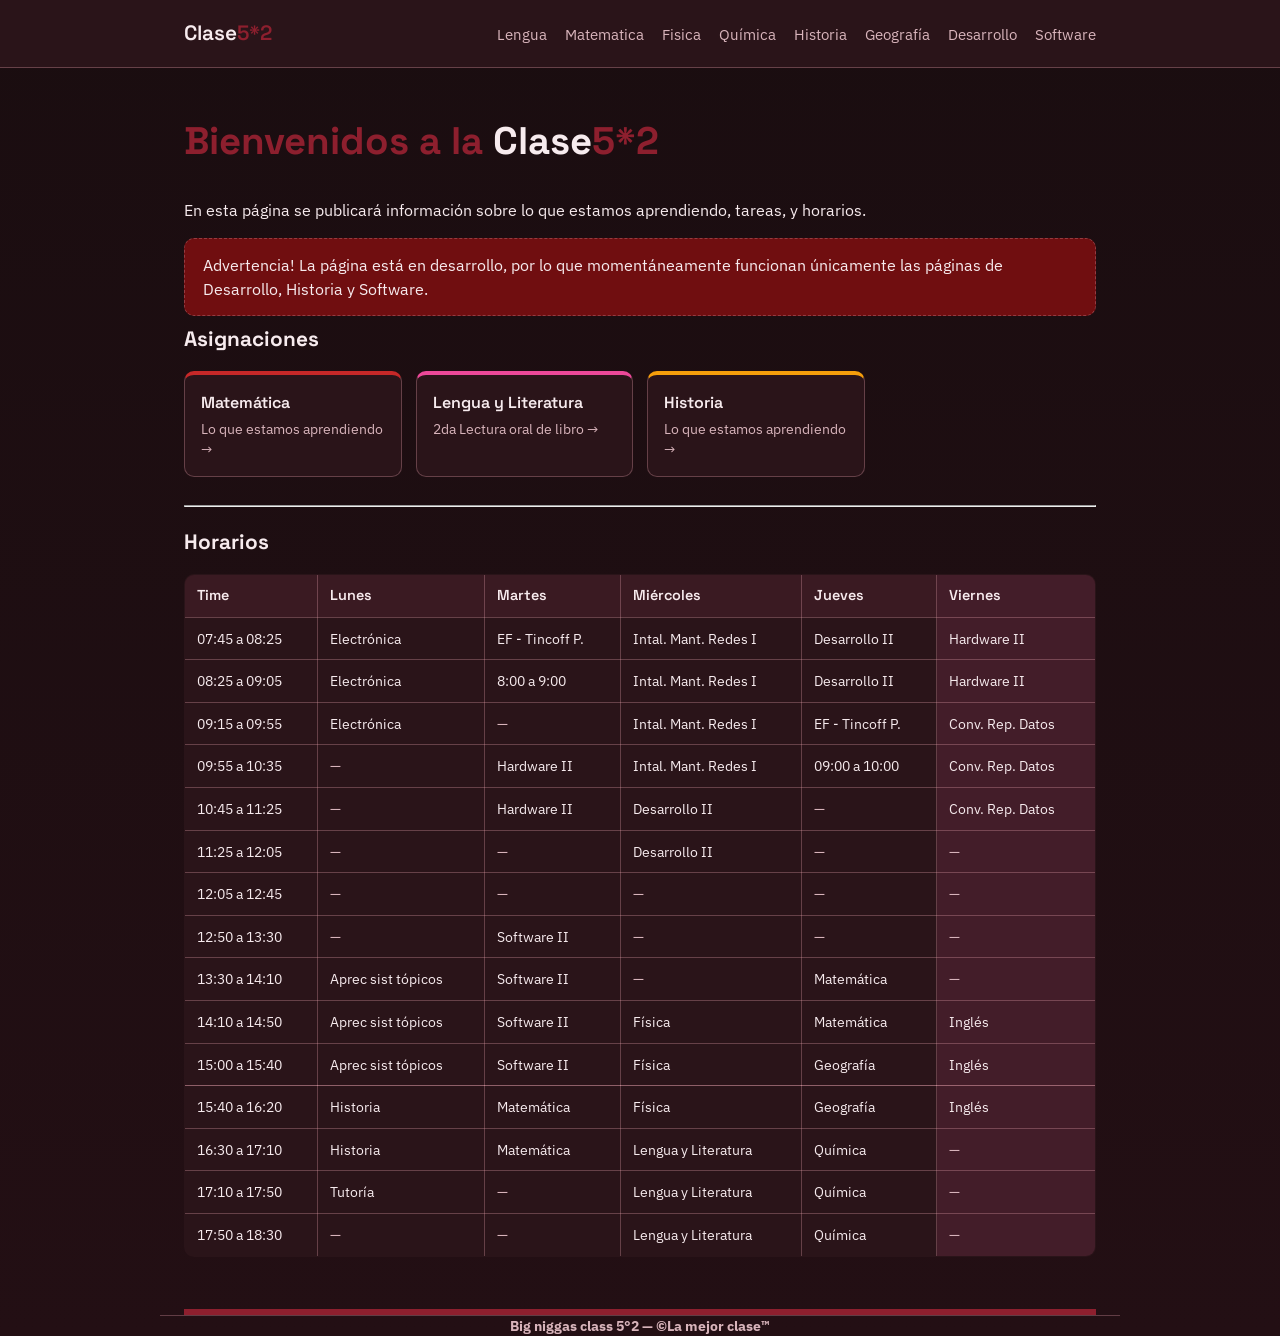
<file: index.html>
<!DOCTYPE html>
<html lang="en">
<head>
<meta charset="UTF-8">
<meta name="viewport" content="width=device-width, initial-scale=1.0">
<title>Clase 5to 2da</title>
<link rel="preconnect" href="https://fonts.googleapis.com">
<link href="https://fonts.googleapis.com/css2?family=IBM+Plex+Sans:wght@400;500;600&family=Space+Grotesk:wght@500;600&display=swap" rel="stylesheet">
<link rel="stylesheet" href="style.css">
</head>
<body>

<header class="topbar">
  <div class="wrap">
    <a href="index.html" class="site-title">Clase<span>5*2</span></a>
    <nav>
      <ul class="subject-nav">
        <li><a href="lengua.html" disabled>Lengua</a></li>
        <li><a href="matematica.html">Matematica</a></li>
        <li><a href="fisica.html">Fisica</a></li>
        <li><a href="quimica.html">Química</a></li>
        <li><a href="historia.html">Historia</a></li>
        <li><a href="geografia.html">Geografía</a></li>
        <li><a href="desarrollo.html">Desarrollo</a></li>
        <li><a href="software.html">Software</a></li>
      </ul>
    </nav>
  </div>
</header>



<main class="wrap">
  <section class="subject-hero">
    <h1>Bienvenidos a la <span style="color: #f7ebee">Clase</span>5*2</h1>
    <p>En esta página se publicará información sobre lo que estamos aprendiendo, tareas, y horarios.</p>
  <ul class="warning-list" style="margin-top: 10px;">
      <li>
        <span class="topic-date">Advertencia!</span>
        La página está en desarrollo, por lo que momentáneamente funcionan únicamente las páginas de Desarrollo, Historia y Software.
      </li>
</ul>
  <section class="subjects" style="padding-bottom: 20px;">
    <h2>Asignaciones</h2>
    <div class="subject-grid">
      <a class="subject-card" href="matematica.html" style="--card-color: var(--mate)">
        <span class="name">Matemática</span>
        <span class="hint">Lo que estamos aprendiendo →</span>
      </a>
      <a class="subject-card" href="lengua.html" style="--card-color: var(--lengua)">
        <span class="name">Lengua y Literatura</span>
        <span class="hint">2da Lectura oral de libro →</span>
      </a>
      <a class="subject-card" href="historia.html" style="--card-color: var(--historia)">
        <span class="name">Historia</span>
        <span class="hint">Lo que estamos aprendiendo →</span>
      </a>
      <!-- ADD A NEW SUBJECT CARD: copy one <a> block above,
           change the href, name, and --card-color -->
    </div>
  </section>
<hr>
<section class="week">
  <h2>Horarios</h2>
  <table class="week-table">
    <thead>
      <tr>
        <th>Time</th>
        <th data-day="lunes">Lunes</th>
        <th data-day="martes">Martes</th>
        <th data-day="miercoles">Miércoles</th>
        <th data-day="jueves">Jueves</th>
        <th data-day="viernes">Viernes</th>
      </tr>
    </thead>
    <tbody>
 <tr>
        <td>07:45 a 08:25</td>
        <td data-day="lunes">Electrónica</td>
        <td data-day="martes">EF - Tincoff P.</td>
        <td data-day="miercoles">Intal. Mant. Redes I</td>
        <td data-day="jueves">Desarrollo II</td>
        <td data-day="viernes">Hardware II</td>
      </tr>
      <tr>
        <td>08:25 a 09:05</td>
        <td data-day="lunes">Electrónica</td>
        <td data-day="martes">8:00 a 9:00</td>
        <td data-day="miercoles">Intal. Mant. Redes I</td>
        <td data-day="jueves">Desarrollo II</td>
        <td data-day="viernes">Hardware II</td>
      </tr>
      <tr>
        <td>09:15 a 09:55</td>
        <td data-day="lunes">Electrónica</td>
        <td data-day="martes" class="empty">—</td>
        <td data-day="miercoles">Intal. Mant. Redes I</td>
        <td data-day="jueves">EF - Tincoff P.</td>
        <td data-day="viernes">Conv. Rep. Datos</td>
      </tr>
      <tr>
        <td>09:55 a 10:35</td>  
        <td data-day="lunes" class="empty">—</td>
        <td data-day="martes">Hardware II</td>
        <td data-day="miercoles">Intal. Mant. Redes I</td>
        <td data-day="jueves">09:00 a 10:00</td>
        <td data-day="viernes">Conv. Rep. Datos</td>
      </tr>
      <tr>
        <td>10:45 a 11:25</td>
        <td data-day="lunes" class="empty">—</td>
        <td data-day="martes">Hardware II</td>
        <td data-day="miercoles">Desarrollo II</td>
        <td data-day="jueves" class="empty">—</td>
        <td data-day="viernes">Conv. Rep. Datos</td>
      </tr>
      <tr>
        <td>11:25 a 12:05</td>
        <td data-day="lunes" class="empty">—</td>
        <td data-day="martes" class="empty">—</td>
        <td data-day="miercoles">Desarrollo II</td>
        <td data-day="jueves" class="empty">—</td>
        <td data-day="viernes" class="empty">—</td>
      </tr>
      <tr>
        <td>12:05 a 12:45</td>
        <td data-day="lunes" class="empty">—</td>
        <td data-day="martes" class="empty">—</td>
        <td data-day="miercoles" class="empty">—</td>
        <td data-day="jueves" class="empty">—</td>
        <td data-day="viernes" class="empty">—</td>
      </tr>
      <tr>
        <td>12:50 a 13:30</td>
        <td data-day="lunes" class="empty">—</td>
        <td data-day="martes">Software II</td>
        <td data-day="miercoles" class="empty">—</td>
        <td data-day="jueves" class="empty">—</td>
        <td data-day="viernes" class="empty">—</td>
      </tr>
      <tr>
        <td>13:30 a 14:10</td>
        <td data-day="lunes">Aprec sist tópicos</td>
        <td data-day="martes">Software II</td>
        <td data-day="miercoles" class="empty">—</td>
        <td data-day="jueves">Matemática</td>
        <td data-day="viernes" class="empty">—</td>
      </tr>
      <tr>
        <td>14:10 a 14:50</td>
        <td data-day="lunes">Aprec sist tópicos</td>
        <td data-day="martes">Software II</td>
        <td data-day="miercoles">Física</td>
        <td data-day="jueves">Matemática</td>
        <td data-day="viernes">Inglés</td>
      </tr>
      <tr>
        <td>15:00 a 15:40</td>
        <td data-day="lunes">Aprec sist tópicos</td>
        <td data-day="martes">Software II</td>
        <td data-day="miercoles">Física</td>
        <td data-day="jueves">Geografía</td>
        <td data-day="viernes">Inglés</td>
      </tr>
      <tr>
      <tr>
        <td>15:40 a 16:20</td>
        <td data-day="lunes">Historia</td>
        <td data-day="martes">Matemática</td>
        <td data-day="miercoles">Física</td>
        <td data-day="jueves">Geografía</td>
        <td data-day="viernes">Inglés</td>
      </tr>
      <tr>
        <td>16:30 a 17:10</td>
        <td data-day="lunes">Historia</td>
        <td data-day="martes">Matemática</td>
        <td data-day="miercoles">Lengua y Literatura</td>
        <td data-day="jueves">Química</td>
        <td data-day="viernes" class="empty">—</td>
      </tr>
      <tr>
        <td>17:10 a 17:50</td>
        <td data-day="lunes">Tutoría</td>
        <td data-day="martes" class="empty">—</td>
        <td data-day="miercoles">Lengua y Literatura</td>
        <td data-day="jueves">Química</td>
        <td data-day="viernes" class="empty">—</td>
      </tr>
      <tr>
        <td>17:50 a 18:30</td>
        <td data-day="lunes" class="empty">—</td>
        <td data-day="martes" class="empty">—</td>
        <td data-day="miercoles">Lengua y Literatura</td>
        <td data-day="jueves">Química</td>
        <td data-day="viernes" class="empty">—</td>
      </tr>
    </tbody>
  </table>
</section>
</main>

<footer class="wrap">
  <center><strong>Big niggas class 5°2 — ©La mejor clase™</strong></center>
</footer>

<script src="script.js"></script>
</body>
</html>
</file>
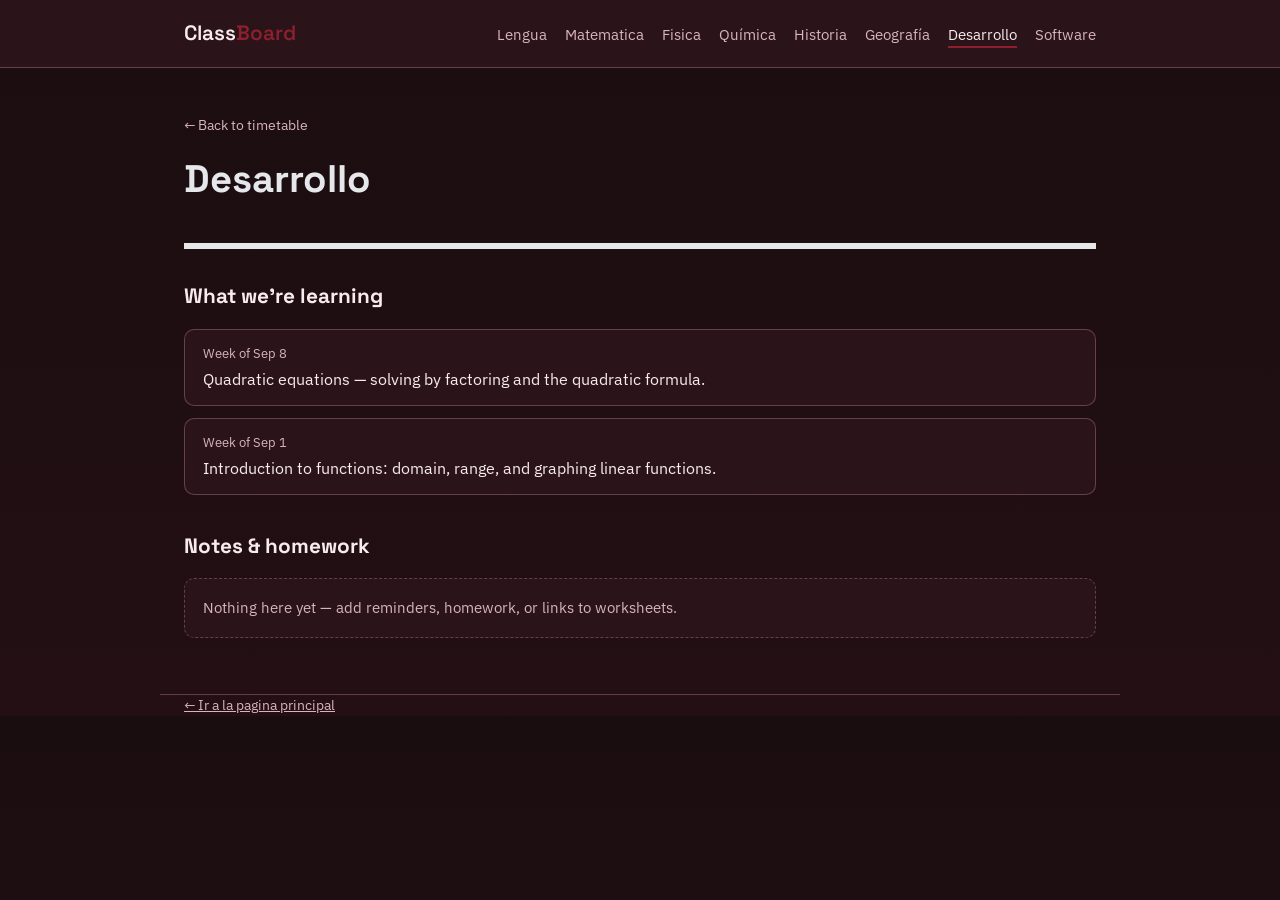
<file: desarrollo.html>
<!DOCTYPE html>
<html lang="en">
<head>
<meta charset="UTF-8">
<meta name="viewport" content="width=device-width, initial-scale=1.0">
<title>Desarrollo - 5*2</title>
<link rel="preconnect" href="https://fonts.googleapis.com">
<link href="https://fonts.googleapis.com/css2?family=IBM+Plex+Sans:wght@400;500;600&family=Space+Grotesk:wght@500;600&display=swap" rel="stylesheet">
<link rel="stylesheet" href="style.css">
</head>
<body style="--subject-color: var(--desarrollo)">

<header class="topbar">
  <div class="wrap">
    <a href="index.html" class="site-title">Class<span>Board</span></a>
    <nav>
      <ul class="subject-nav">
        <li><a href="lengua.html">Lengua</a></li>
        <li><a href="matematica.html">Matematica</a></li>
        <li><a href="fisica.html">Fisica</a></li>
        <li><a href="quimica.html">Química</a></li>
        <li><a href="historia.html">Historia</a></li>
        <li><a href="geografia.html">Geografía</a></li>
        <li><a href="desarrollo.html" aria-current="page">Desarrollo</a></li>
        <li><a href="software.html" >Software</a></li>
      </ul>
    </nav>
  </div>
</header>

<main class="wrap">

  <section class="subject-hero">
    <a class="back-link" href="index.html">← Back to timetable</a>
    <h1>Desarrollo</h1>
  </section>

  <section class="learning">
    <h2>What we're learning</h2>

    <!-- ===================================================
         Add one <li> per topic, newest at the top. topic-date
         is optional — remove it if you don't want dates.
         =================================================== -->
    <ul class="learning-list">
      <li>
        <span class="topic-date">Week of Sep 8</span>
        Quadratic equations — solving by factoring and the quadratic formula.
      </li>
      <li>
        <span class="topic-date">Week of Sep 1</span>
        Introduction to functions: domain, range, and graphing linear functions.
      </li>
    </ul>

    <h2 style="margin-top:36px">Notes &amp; homework</h2>
    <div class="notes-box">
      Nothing here yet — add reminders, homework, or links to worksheets.
    </div>
  </section>

</main>

<footer class="wrap">
  <a href="index.html">← Ir a la pagina principal</a>
</footer>

<script src="script.js"></script>
</body>
</html>
</file>
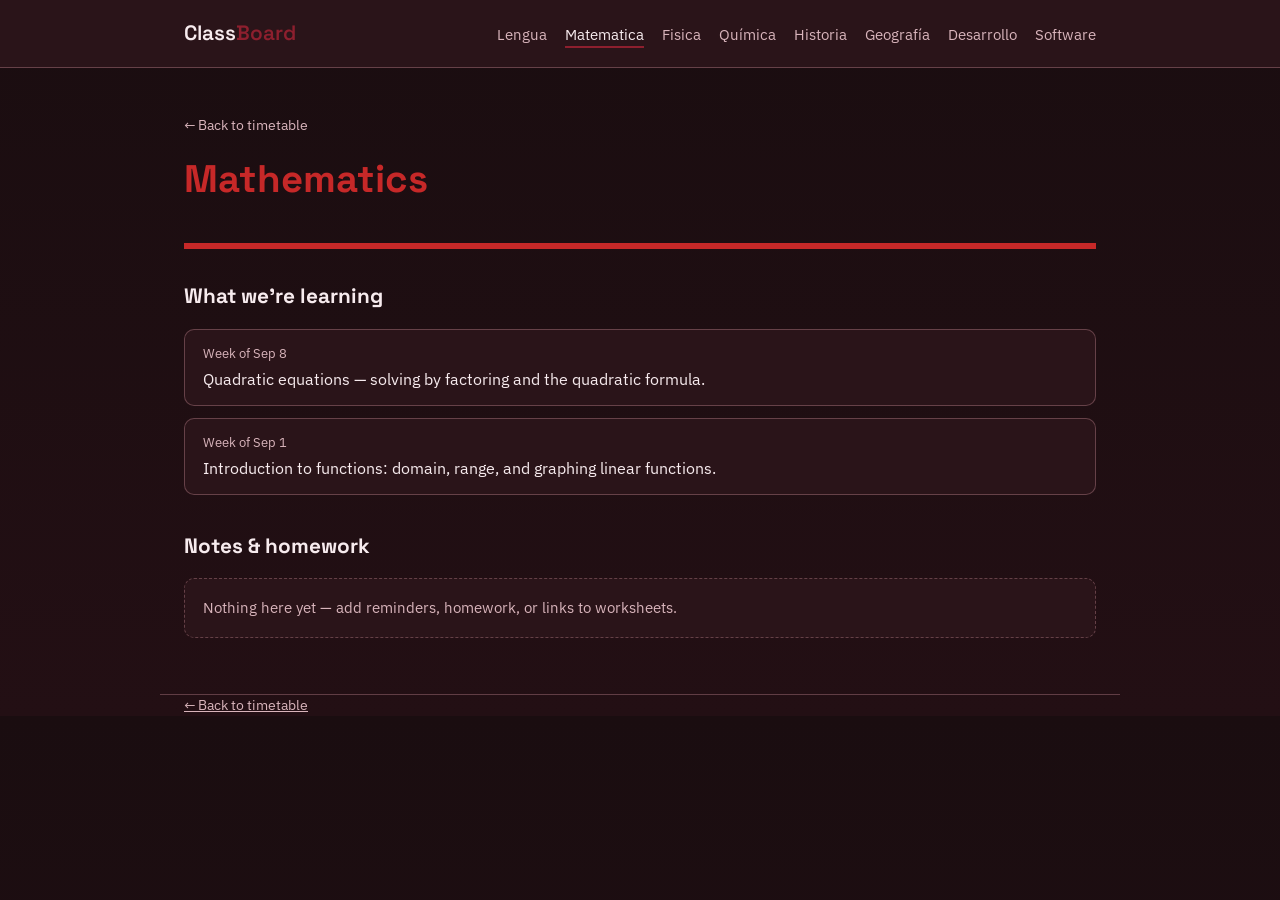
<file: matematica.html>
<!DOCTYPE html>
<html lang="en">
<head>
<meta charset="UTF-8">
<meta name="viewport" content="width=device-width, initial-scale=1.0">
<title>Matematica — Clase 5*2</title>
<link rel="preconnect" href="https://fonts.googleapis.com">
<link href="https://fonts.googleapis.com/css2?family=IBM+Plex+Sans:wght@400;500;600&family=Space+Grotesk:wght@500;600&display=swap" rel="stylesheet">
<link rel="stylesheet" href="style.css">
</head>
<body style="--subject-color: var(--mate)">

<header class="topbar">
  <div class="wrap">
    <a href="index.html" class="site-title">Class<span>Board</span></a>
    <nav>
      <ul class="subject-nav">
 <li><a href="lengua.html">Lengua</a></li>
        <li><a href="matematica.html" aria-current="page">Matematica</a></li>
        <li><a href="fisica.html">Fisica</a></li>
        <li><a href="quimica.html">Química</a></li>
        <li><a href="historia.html">Historia</a></li>
        <li><a href="geografia.html">Geografía</a></li>
        <li><a href="desarrollo.html">Desarrollo</a></li>
        <li><a href="software.html">Software</a></li>
      </ul>
    </nav>
  </div>
</header>

<main class="wrap">

  <section class="subject-hero">
    <a class="back-link" href="index.html">← Back to timetable</a>
    <h1>Mathematics</h1>
  </section>

  <section class="learning">
    <h2>What we're learning</h2>

    <!-- ===================================================
         Add one <li> per topic, newest at the top. topic-date
         is optional — remove it if you don't want dates.
         =================================================== -->
    <ul class="learning-list">
      <li>
        <span class="topic-date">Week of Sep 8</span>
        Quadratic equations — solving by factoring and the quadratic formula.
      </li>
      <li>
        <span class="topic-date">Week of Sep 1</span>
        Introduction to functions: domain, range, and graphing linear functions.
      </li>
    </ul>

    <h2 style="margin-top:36px">Notes &amp; homework</h2>
    <div class="notes-box">
      Nothing here yet — add reminders, homework, or links to worksheets.
    </div>
  </section>

</main>

<footer class="wrap">
  <a href="index.html">← Back to timetable</a>
</footer>

<script src="script.js"></script>
</body>
</html>
</file>
<file: style.css>
:root {
  /* base palette */
  --ing: rgba(222, 17, 17, 0.441);
  --paper: #1a0d10;
  --panel: #2a1419;
  --ink: #f7ebee;
  --ink-soft: #d8b4bb;
  --line: rgba(226, 160, 170, 0.32);
  --accent: #8d1f2e; /* used for nav, buttons, "today" highlight */
 
  /* subject colors — add one per subject you create */
  --mate: #c62828;        /* Matematica: red */
  --lengua: #ec4899;      /* Lengua: pink */
  --historia: #f59e0b;    /* Historia: orange */
  --quimica: #16a34a;     /* Quimica: green */
  --fisica: #7c3aed;      /* Fisica: purple */
  --geografia: #2563eb;   /* Geografia: blue */
  --hardware: #111827;    /* Hardware: dark neutral */
  --software: #374151;    /* Software: gray */
  --redes: #6b7280;       /* Redes: gray */
  --datos: #9ca3af;       /* Manipulacion de datos: light gray */
  --desarrollo: #e5e7eb;  /* Desarrollo: light neutral */
  --biologia: #4d7c0f;
 
  --radius: 10px;
  --font-head: "Space Grotesk", "Segoe UI", sans-serif;
  --font-body: "IBM Plex Sans", "Segoe UI", sans-serif;
}
 
* { box-sizing: border-box; }
 
html, body {
  margin: 0;
  padding: 0;
  background: linear-gradient(180deg, #1a0d10 0%, #230f14 100%);
  color: var(--ink);
  font-family: var(--font-body);
  line-height: 1.5;
}
 
a { color: inherit; }
 
img { max-width: 100%; }
 
.wrap {
  max-width: 960px;
  margin: 0 auto;
  padding: 0 24px;
}
 
/* ---------- top bar ---------- */
 
.topbar {
  border-bottom: 1px solid var(--line);
  background: var(--panel);
}
 
.topbar .wrap {
  display: flex;
  align-items: center;
  justify-content: space-between;
  flex-wrap: wrap;
  gap: 12px;
  padding-top: 18px;
  padding-bottom: 18px;
}
 
.site-title {
  font-family: var(--font-head);
  font-weight: 600;
  font-size: 1.3rem;
  text-decoration: none;
  color: var(--ink);
}
 
.site-title span { color: var(--accent); }
 
.subject-nav {
  display: flex;
  flex-wrap: wrap;
  gap: 4px 18px;
  padding: 0;
  margin: 0;
  list-style: none;
}
 
.subject-nav a {
  text-decoration: none;
  font-size: 0.92rem;
  color: var(--ink-soft);
  border-bottom: 2px solid transparent;
  padding-bottom: 2px;
}
 
.subject-nav a:hover,
.subject-nav a[aria-current="page"] {
  color: var(--ink);
  border-bottom-color: var(--accent);
}
 
/* ---------- hero / today ---------- */
 
.today {
  padding: 40px 0 8px;
}
 
.today .eyebrow-day {
  font-family: var(--font-head);
  font-size: 0.95rem;
  color: var(--accent);
  margin: 0 0 4px;
}
 
.today h1 {
  font-family: var(--font-head);
  font-size: clamp(1.8rem, 4vw, 2.5rem);
  margin: 0 0 20px;
  max-width: 34ch;
}
 
.today-list {
  list-style: none;
  margin: 0 0 32px;
  padding: 0;
  display: grid;
  gap: 10px;
}
 
.today-list li {
  display: flex;
  align-items: baseline;
  gap: 16px;
  background: var(--panel);
  border: 1px solid var(--line);
  border-left: 5px solid var(--subject-color, var(--accent));
  border-radius: var(--radius);
  padding: 12px 16px;
}
 
.today-list time {
  font-family: var(--font-head);
  font-size: 0.85rem;
  color: var(--ink-soft);
  min-width: 92px;
}
 
.today-list .subj-link {
  font-weight: 600;
  text-decoration: none;
}
 
.today-list .subj-link:hover { text-decoration: underline; }
 
/* ---------- week table ---------- */
 
.week {
  padding: 12px 0 44px;
}
 
.week h2, .subjects h2, .learning h2 {
  font-family: var(--font-head);
  font-size: 1.3rem;
  margin: 0 0 16px;
}
 
.week-table {
  width: 100%;
  border-collapse: collapse;
  background: var(--panel);
  border: 1px solid var(--line);
  border-radius: var(--radius);
  overflow: hidden;
}
 
.week-table th, .week-table td {
  border: 1px solid var(--line);
  padding: 10px 12px;
  text-align: left;
  font-size: 0.9rem;
  vertical-align: top;
}
 
.week-table th {
  font-family: var(--font-head);
  font-weight: 600;
  background: #3a1a22;
}

.week-table td.empty { color: var(--ink-soft); }

.week-table td.is-today,
.week-table th.is-today {
  background: #431d29;
}
.subjects { padding: 8px 0 56px; }
 
.subject-grid {
  display: grid;
  grid-template-columns: repeat(auto-fill, minmax(190px, 1fr));
  gap: 14px;
}
 
.subject-card {
  display: block;
  text-decoration: none;
  color: var(--ink);
  background: var(--panel);
  border: 1px solid var(--line);
  border-top: 4px solid var(--card-color, var(--accent));
  border-radius: var(--radius);
  padding: 16px;
}
 
.subject-card .name {
  display: block;
  font-family: var(--font-head);
  font-weight: 600;
  margin-bottom: 4px;
}
 
.subject-card .hint {
  display: block;
  font-size: 0.85rem;
  color: var(--ink-soft);
}
 
/* ---------- subject page ---------- */
 
.subject-hero {
  padding: 44px 0 8px;
  border-bottom: 6px solid var(--subject-color, var(--accent));
}
 
.subject-hero .back-link {
  display: inline-block;
  font-size: 0.9rem;
  color: var(--ink-soft);
  text-decoration: none;
  margin-bottom: 14px;
}
 
.subject-hero .back-link:hover { color: var(--ink); }
 
.subject-hero h1 {
  font-family: var(--font-head);
  font-size: clamp(1.8rem, 4vw, 2.4rem);
  margin: 0 0 28px;
  color: var(--subject-color, var(--accent));
}
 
.learning { padding: 32px 0 56px; }
 
.learning-list {
  list-style: none;
  margin: 0;
  padding: 0;
  display: grid;
  gap: 12px;
}
 
.learning-list li {
  background: var(--panel);
  border: 1px solid var(--line);
  border-radius: var(--radius);
  padding: 14px 18px;
}
 
.learning-list .topic-date {
  display: block;
  font-size: 0.8rem;
  color: var(--ink-soft);
  margin-bottom: 4px;
}
 
.notes-box {
  background: var(--panel);
  border: 1px dashed var(--line);
  border-radius: var(--radius);
  padding: 18px;
  color: var(--ink-soft);
  font-size: 0.92rem;
}
 
/* ---------- footer ---------- */
 
footer {
  border-top: 1px solid var(--line);
  padding: 20px 0 40px;
  color: var(--ink-soft);
  font-size: 0.85rem;
}
 
@media (max-width: 560px) {
  .today-list li { flex-direction: column; gap: 2px; }
}

@media (max-width: 768px) {
    .week {
        width: 100%;
        overflow-x: auto;
        -webkit-overflow-scrolling: touch;
    }

    .week-table {
        min-width: 700px;
    }
}

/*------notes------*/

.warning { padding: 32px 0 56px; }
 
.warning-list {
  list-style: none;
  margin: 0;
  padding: 0;
  display: grid;
  gap: 12px;
}
 
.warning-list li {
  background: var(--ing);
  border: 1px dashed var(--line);
  border-radius: var(--radius);
  padding: 14px 18px;
}
</file>
